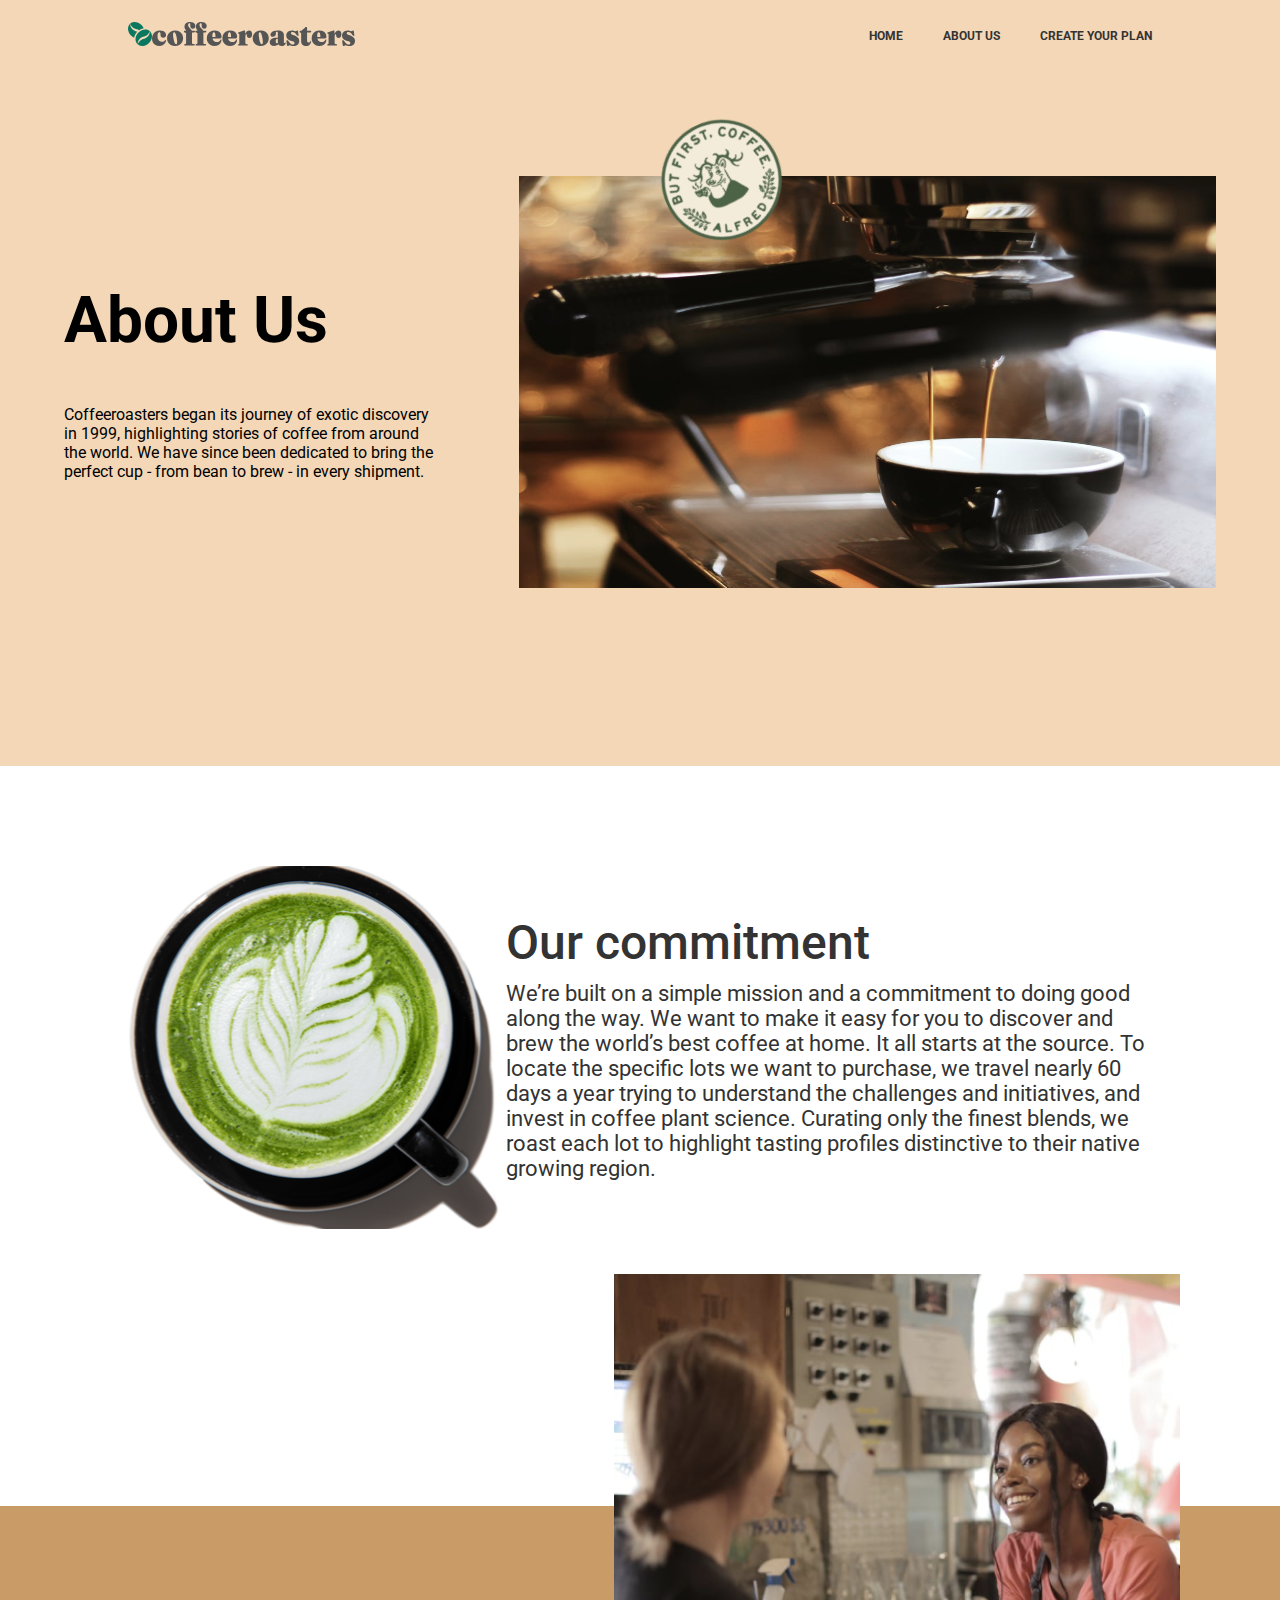
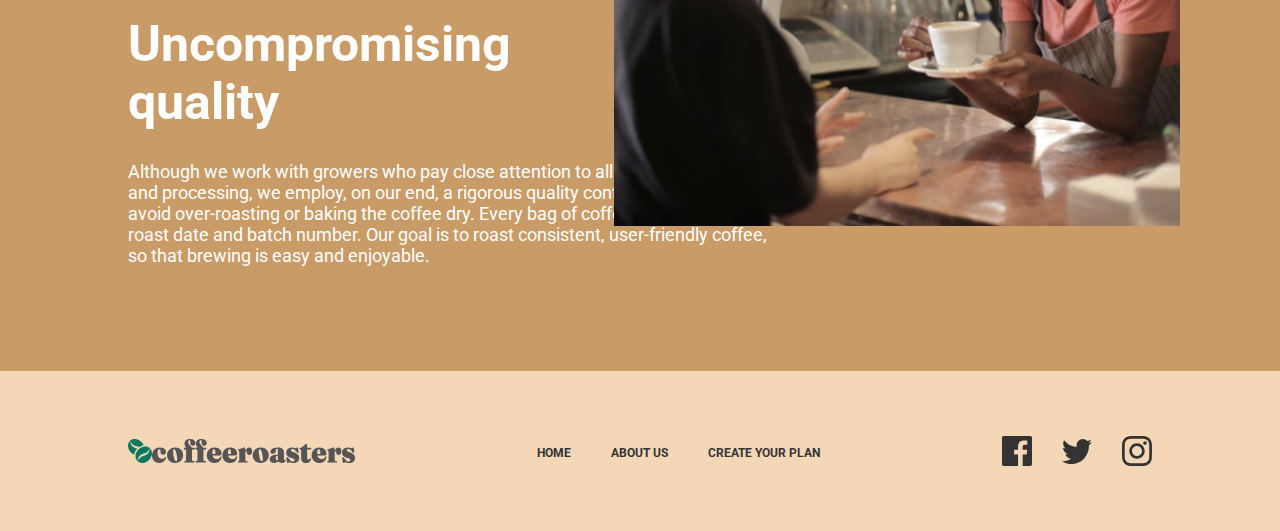
<file: About-Page/index.html>
<!DOCTYPE html>
<html lang="en">

<head>
    <meta charset="UTF-8">
    <meta name="viewport" content="width=device-width, initial-scale=1.0">
    <title>Coffee</title>
    <link rel="stylesheet" href="style.css">
</head>

<body>
    <header>
        <div class="flex container">
            <img src="../images/coffee.svg" alt="Coffee">

            <nav>
                <ul class="flex">
                    <li><a href="#">HOME</a></li>
                    <li><a href="#">ABOUT US</a></li>
                    <li><a href="#">Create your plan</a></li>
                </ul>
            </nav>
        </div>
    </header>

    <main>
        <section class="face">
            <div class="container flex">
                <div class="face-txt">
                    <h1>About Us</h1>

                    <p>Coffeeroasters began its journey of exotic discovery in 1999, highlighting stories of coffee from
                        around the world. We have since been dedicated to bring the perfect cup - from bean to brew - in
                        every shipment.</p>

                </div>

                <img src="/images/main-icn.svg" class="icon" alt="">
                <img src="/images/about-main-img.svg" class="main-img" alt="">
            </div>
        </section>

        <section class="container collection">
            <div class="card flex">
                <img src="../images/green-coffee.svg" class="card--img">

                <div class="card-txt">
                    <h2 class="card--title">Our commitment</h2>
                    <p class="card-describ">
                        We’re built on a simple mission and a commitment to doing good along the way. We want to make it
                        easy for you to discover and brew the world’s best coffee at home. It all starts at the source.
                        To locate the specific lots we want to purchase, we travel nearly 60 days a year trying to
                        understand the challenges and initiatives, and invest in coffee plant science. Curating only the
                        finest blends, we roast each lot to highlight tasting profiles distinctive to their native
                        growing region.
                    </p>
                </div>
            </div>
        </section>

        <section class="quallity">
            <div class="container flex">
                <div class="qual-txt">
                    <h1>Uncompromising quality</h1>

                    <p>Although we work with growers who pay close attention to all stages of harvest and processing, we
                        employ, on our end, a rigorous quality control program to avoid over-roasting or baking the
                        coffee dry. Every bag of coffee is tagged with a roast date and batch number. Our goal is to
                        roast consistent, user-friendly coffee, so that brewing is easy and enjoyable.</p>
                </div>

                <img class="customer-img" src="../images/customer.svg" alt="">

            </div>
        </section>
    </main>

    <footer>
        <div class="container flex">
            <img src="../images/coffee.svg" alt="Coffee">

            <nav>
                <ul class="flex">
                    <li><a href="#">HOME</a></li>
                    <li><a href="#">ABOUT US</a></li>
                    <li><a href="#">Create your plan</a></li>
                </ul>
            </nav>

            <div class="social">
                <img src="../images/fb.svg" alt="">
                <img src="../images/tw.svg" alt="">
                <img src="../images/insta.svg" alt="">
            </div>
        </div>
    </footer>
</body>

</html>
</file>
<file: About-Page/style.css>
@import url(https://fonts.googleapis.com/css2?family=Roboto:wght@100;200;300;400;500;600;800;900&display=swap);


* {
    margin: 0;
    padding: 0;
    box-sizing: border-box;
    text-decoration: none;
    list-style-type: none;
    font-family: 'Roboto', sans-serif;

}


.container {
    width: 80%;
    margin: 0 auto;
}


.flex {
    display: flex;
    align-items: center;
    justify-content: space-between;
}


/* Header */
header {
    background-color: #F3D7B7;
    padding: 22px 0 0 0;
}


nav .flex {
    justify-content: center;
    gap: 40px;
}


nav .flex li a {
    font-size: 12px;
    font-weight: 700;
    color: #333333;
    text-transform: uppercase;
}


/* Front Section */
.face {
    background-color: #F3D7B7;
    padding: 130px 0 257px 0;
    height: 720px;
}


.face .face-txt {
    display: flex;
    flex-direction: column;
    width: 464px;
    gap: 47px;
}


.face-txt h1 {
    font-size: 64px;
    font-weight: 700;
    color: #000;
}


.face-txt p {
    font-size: 16px;
    font-weight: 400;
    color: #000;
    width: 372px;
}


.face .container {
    width: 90%;
}


.icon {
    position: absolute;
    top: 100px;
    left: 642px;
    width: 160px;
}


.main-img {
    width: 710px;
}



/* Collection section */
.collection {
    display: flex;
    align-items: center;
    flex-direction: column;
    padding: 100px 0;
    height: 740px;
}


.collection-title {
    font-size: 50px;
    font-weight: 700;
    color: #000;
    padding: 100px 0 0 0;
    text-align: center;
}


/* Card  Styles */
.collection .card {
    display: flex;
    align-items: center;
    justify-content: space-between;
    width: 100%;
}


.card .card-txt {
    display: flex;
    flex-direction: column;
    gap: 10px;
}


.card-txt .card--title {
    font-size: 48px;
    font-weight: 500;
    color: #333333;
}


.card-txt .card-describ {
    font-size: 22px;
    font-weight: 400;
    color: #333333;
    width: 646.39px;
}


.card--img {
    width: 371.72px;
    transition: linear 0.1s;
}


.card--img:hover {
    transform: scale(1.2);
}


/* Quallity Section */
.quallity {
    background-color: #C99B67;
    position: relative;
    padding: 109px 0 105px 0;
}


.customer-img {
    position: absolute;
    right: 100px;
    top: -50%;
    width: 566px;
}


.qual-txt {
    display: flex;
    flex-direction: column;
    gap: 30px;
}


.qual-txt h1 {
    font-size: 50px;
    font-weight: 700;
    color: #fff;
    width: 397px;
}


.qual-txt p {
    font-size: 18px;
    font-weight: 400;
    color: #fff;
    width: 639px;
}


/* Footer */
footer {
    background-color: #F3D7B7;
    padding: 65px 0;
}


.social {
    display: flex;
    align-items: center;
    gap: 30px;
}
</file>
